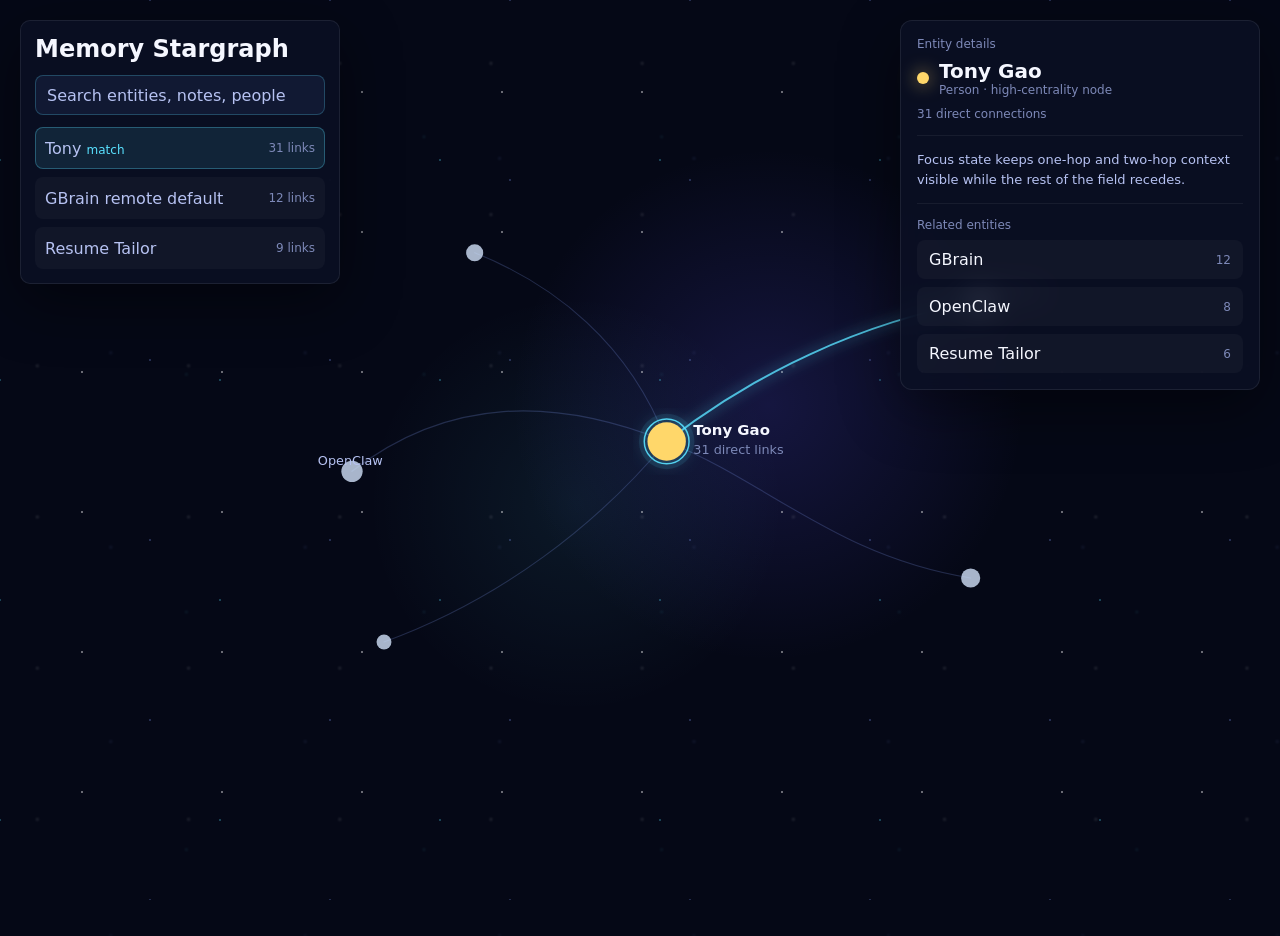
<file: public/art-reference.html>
<!doctype html>
<html lang="en">
  <head>
    <meta charset="utf-8" />
    <meta name="viewport" content="width=device-width, initial-scale=1" />
    <title>Memory Stargraph Art Reference</title>
    <style>
      :root {
        --bg-0: #050816;
        --bg-1: rgba(11, 16, 36, 0.84);
        --bg-2: rgba(18, 25, 53, 0.96);
        --text-0: #f5f7ff;
        --text-1: #b6c2f2;
        --text-2: #7d89b8;
        --accent-cyan: #59e1ff;
        --accent-violet: #8b7cff;
        --accent-gold: #ffd76a;
        --node-idle: rgba(214, 231, 255, 0.78);
        --link-idle: rgba(137, 164, 255, 0.22);
        --link-active: rgba(89, 225, 255, 0.8);
        --border: rgba(255, 255, 255, 0.08);
        --shadow: 0 18px 60px rgba(0, 0, 0, 0.45);
      }

      * {
        box-sizing: border-box;
      }

      html,
      body {
        height: 100%;
        margin: 0;
        font-family: Inter, system-ui, sans-serif;
        background:
          radial-gradient(circle at 60% 45%, rgba(96, 86, 255, 0.18), transparent 28%),
          radial-gradient(circle at 45% 56%, rgba(89, 225, 255, 0.08), transparent 24%),
          var(--bg-0);
        color: var(--text-0);
      }

      body {
        overflow: hidden;
      }

      .frame {
        position: relative;
        height: 100%;
        width: 100%;
      }

      .stars,
      .graph {
        position: absolute;
        inset: 0;
      }

      .stars::before,
      .stars::after {
        content: "";
        position: absolute;
        inset: 0;
        background-image:
          radial-gradient(circle, rgba(255, 255, 255, 0.9) 0 1px, transparent 1.5px),
          radial-gradient(circle, rgba(137, 164, 255, 0.55) 0 1px, transparent 1.5px),
          radial-gradient(circle, rgba(89, 225, 255, 0.6) 0 1px, transparent 1.5px);
        background-size: 140px 140px, 180px 180px, 220px 220px;
        background-position: 12px 22px, 60px 90px, 110px 50px;
        opacity: 0.45;
      }

      .stars::after {
        transform: scale(1.08);
        opacity: 0.2;
        filter: blur(1px);
      }

      .graph svg {
        width: 100%;
        height: 100%;
        display: block;
      }

      .panel {
        position: absolute;
        border: 1px solid var(--border);
        background: var(--bg-1);
        backdrop-filter: blur(14px);
        box-shadow: var(--shadow);
      }

      .search {
        top: 20px;
        left: 20px;
        width: min(320px, calc(100vw - 40px));
        border-radius: 10px;
        padding: 14px;
      }

      .title {
        margin: 0 0 12px;
        font-size: 24px;
        font-weight: 600;
      }

      .searchbox {
        display: flex;
        align-items: center;
        gap: 10px;
        height: 40px;
        border-radius: 8px;
        padding: 0 12px;
        background: var(--bg-2);
        color: var(--text-1);
        box-shadow: inset 0 0 0 1px rgba(89, 225, 255, 0.24);
      }

      .results {
        margin-top: 12px;
        display: grid;
        gap: 8px;
      }

      .result {
        display: flex;
        justify-content: space-between;
        align-items: center;
        min-height: 42px;
        padding: 0 10px;
        border-radius: 8px;
        background: rgba(255, 255, 255, 0.03);
        color: var(--text-1);
      }

      .result.active {
        background: rgba(89, 225, 255, 0.1);
        box-shadow: inset 0 0 0 1px rgba(89, 225, 255, 0.3);
      }

      .meta {
        color: var(--text-2);
        font-size: 12px;
      }

      .details {
        top: 20px;
        right: 20px;
        width: min(360px, calc(100vw - 40px));
        border-radius: 12px;
        padding: 16px;
      }

      .eyebrow {
        color: var(--text-2);
        font-size: 12px;
        margin-bottom: 8px;
      }

      .entity {
        display: flex;
        align-items: center;
        gap: 10px;
        margin-bottom: 10px;
      }

      .dot {
        width: 12px;
        height: 12px;
        border-radius: 50%;
        background: var(--accent-gold);
        box-shadow: 0 0 18px rgba(255, 215, 106, 0.7);
      }

      .section {
        margin-top: 14px;
        padding-top: 14px;
        border-top: 1px solid rgba(255, 255, 255, 0.06);
      }

      .related {
        display: grid;
        gap: 8px;
      }

      .related-item {
        display: flex;
        justify-content: space-between;
        align-items: center;
        padding: 10px 12px;
        border-radius: 8px;
        background: rgba(255, 255, 255, 0.03);
      }

      .pill {
        color: var(--accent-cyan);
        font-size: 12px;
      }

      @media (max-width: 900px) {
        .details {
          top: auto;
          bottom: 20px;
          left: 20px;
          right: 20px;
          width: auto;
        }
      }
    </style>
  </head>
  <body>
    <div class="frame">
      <div class="stars"></div>
      <div class="graph">
        <svg viewBox="0 0 1200 800" aria-hidden="true">
          <defs>
            <filter id="glow">
              <feGaussianBlur stdDeviation="6" result="blur" />
              <feMerge>
                <feMergeNode in="blur" />
                <feMergeNode in="SourceGraphic" />
              </feMerge>
            </filter>
          </defs>

          <g stroke-linecap="round" fill="none">
            <path d="M330 420 C420 350, 520 350, 625 392" stroke="var(--link-idle)" stroke-width="1.2" />
            <path d="M625 392 C720 430, 785 500, 910 520" stroke="var(--link-idle)" stroke-width="1" />
            <path d="M625 392 C705 330, 805 280, 920 260" stroke="var(--link-active)" stroke-width="1.8" filter="url(#glow)" />
            <path d="M625 392 C560 470, 470 540, 360 580" stroke="var(--link-idle)" stroke-width="1" />
            <path d="M625 392 C590 300, 520 245, 445 215" stroke="var(--link-idle)" stroke-width="1" />
          </g>

          <g>
            <circle cx="330" cy="420" r="10" fill="var(--node-idle)" />
            <circle cx="445" cy="215" r="8" fill="var(--node-idle)" />
            <circle cx="360" cy="580" r="7" fill="var(--node-idle)" />
            <circle cx="920" cy="260" r="12" fill="var(--node-idle)" />
            <circle cx="910" cy="520" r="9" fill="var(--node-idle)" />

            <circle cx="625" cy="392" r="26" fill="rgba(89, 225, 255, 0.10)" filter="url(#glow)" />
            <circle cx="625" cy="392" r="18" fill="var(--accent-gold)" />
            <circle cx="625" cy="392" r="21" fill="none" stroke="var(--accent-cyan)" stroke-width="1.4" opacity="0.9" />
          </g>

          <g font-family="Inter, system-ui, sans-serif">
            <text x="650" y="386" fill="var(--text-0)" font-size="14" font-weight="600">Tony Gao</text>
            <text x="650" y="404" fill="var(--text-2)" font-size="12">31 direct links</text>
            <text x="938" y="256" fill="var(--text-1)" font-size="12">GBrain</text>
            <text x="298" y="414" fill="var(--text-1)" font-size="12">OpenClaw</text>
          </g>
        </svg>
      </div>

      <section class="panel search">
        <h1 class="title">Memory Stargraph</h1>
        <div class="searchbox">Search entities, notes, people</div>
        <div class="results">
          <div class="result active">
            <span>Tony <span class="pill">match</span></span>
            <span class="meta">31 links</span>
          </div>
          <div class="result">
            <span>GBrain remote default</span>
            <span class="meta">12 links</span>
          </div>
          <div class="result">
            <span>Resume Tailor</span>
            <span class="meta">9 links</span>
          </div>
        </div>
      </section>

      <aside class="panel details">
        <div class="eyebrow">Entity details</div>
        <div class="entity">
          <div class="dot"></div>
          <div>
            <div style="font-size: 20px; font-weight: 600">Tony Gao</div>
            <div class="meta">Person · high-centrality node</div>
          </div>
        </div>
        <div class="meta">31 direct connections</div>

        <div class="section">
          <div style="font-size: 13px; line-height: 1.5; color: var(--text-1)">
            Focus state keeps one-hop and two-hop context visible while the rest of the field recedes.
          </div>
        </div>

        <div class="section">
          <div class="eyebrow">Related entities</div>
          <div class="related">
            <div class="related-item"><span>GBrain</span><span class="meta">12</span></div>
            <div class="related-item"><span>OpenClaw</span><span class="meta">8</span></div>
            <div class="related-item"><span>Resume Tailor</span><span class="meta">6</span></div>
          </div>
        </div>
      </aside>
    </div>
  </body>
</html>
</file>
